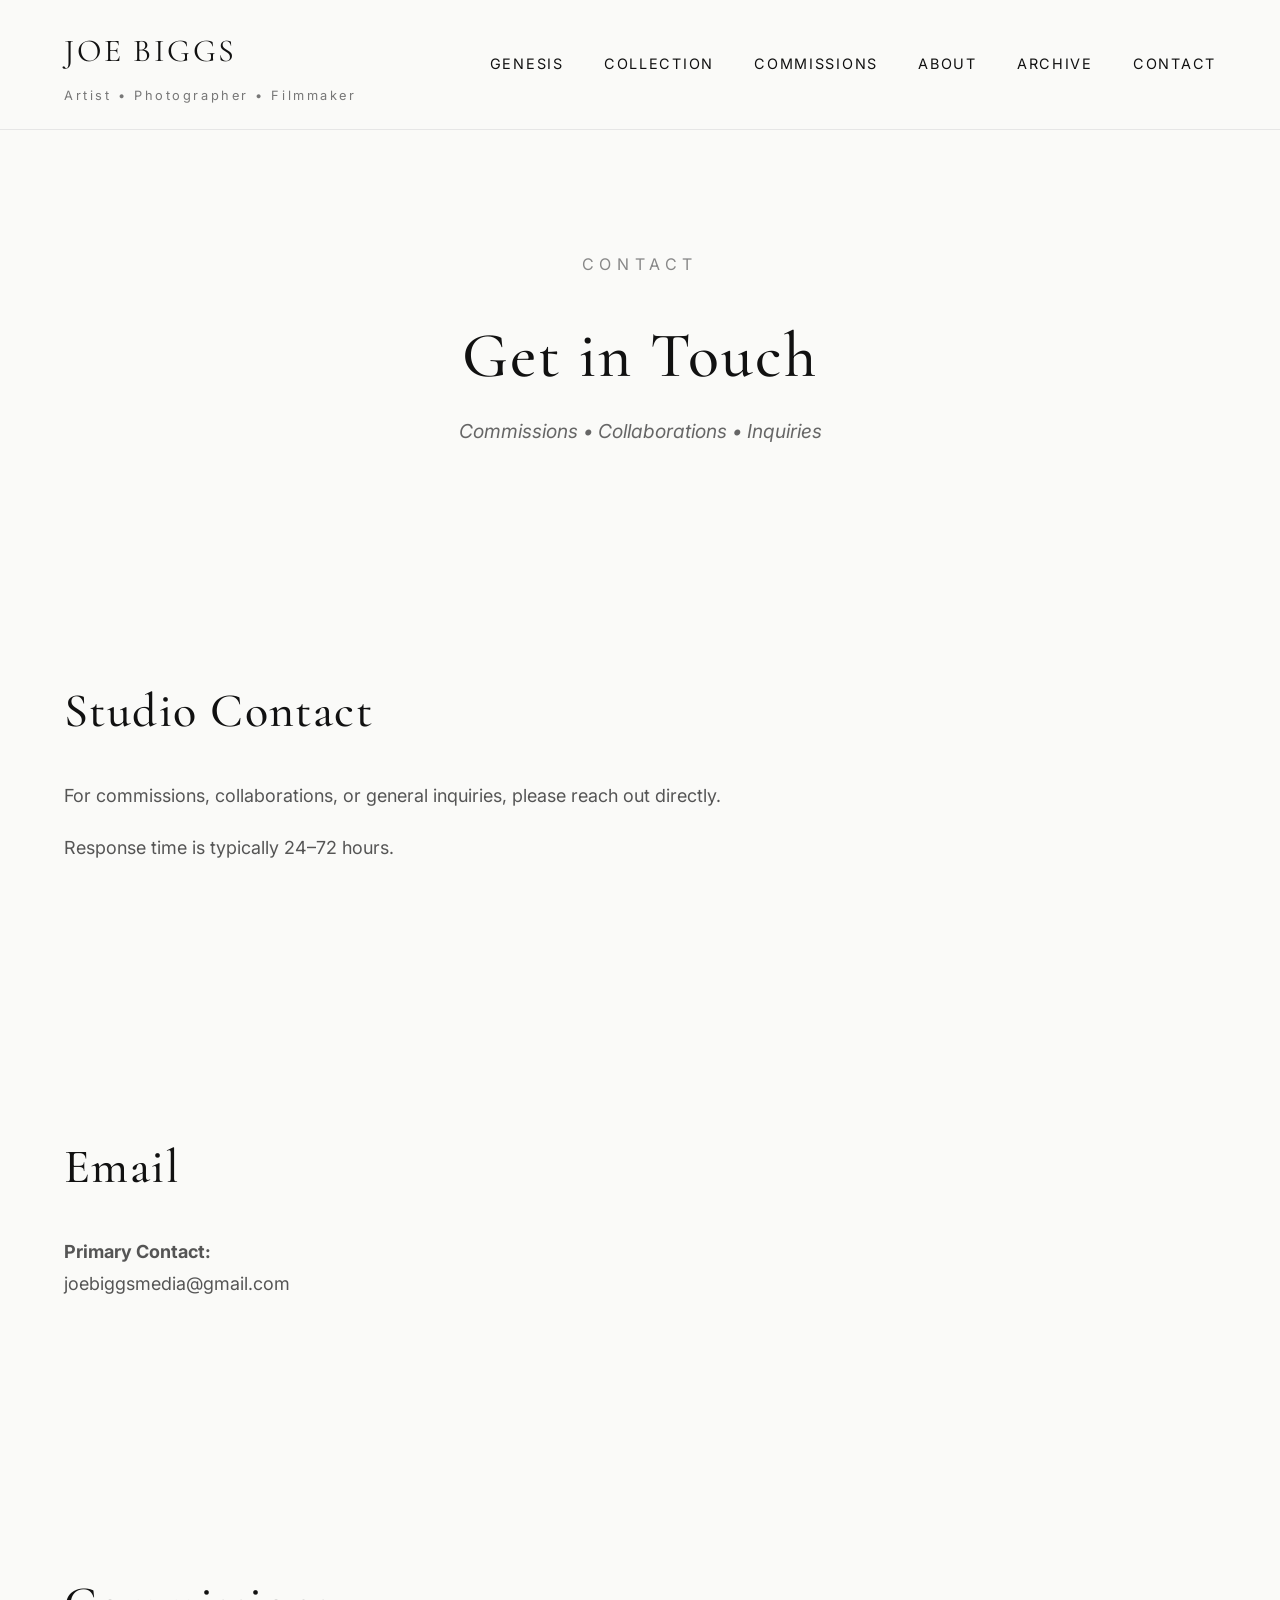
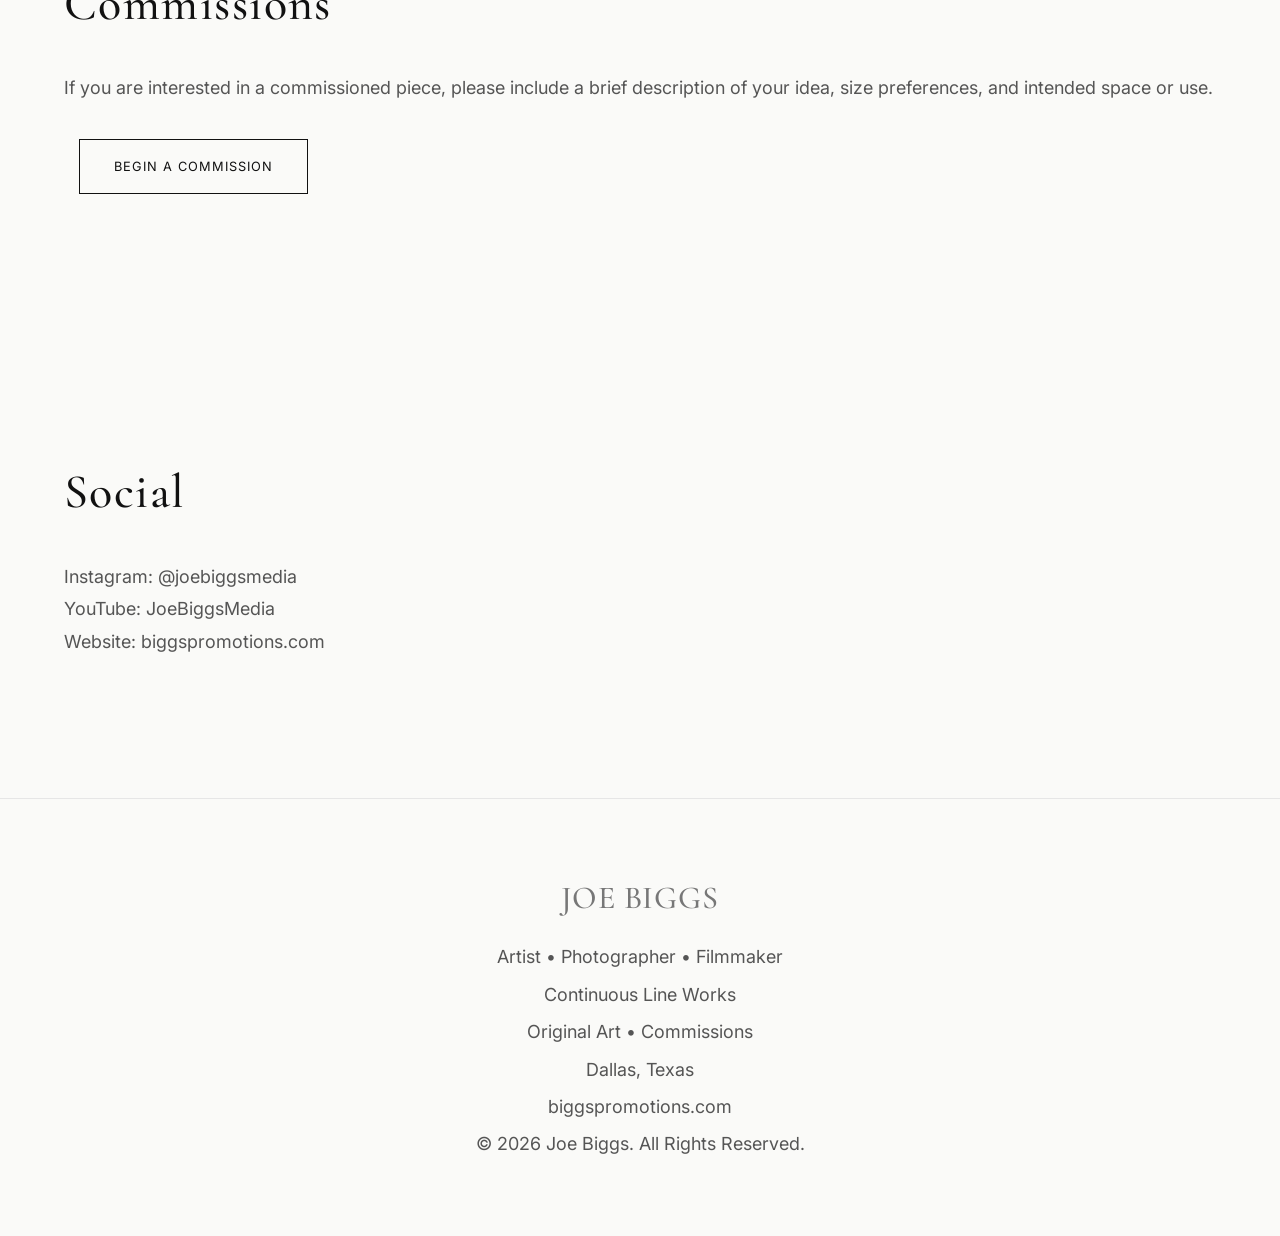
<file: contact/index.html>
<!DOCTYPE html>
<html lang="en">

<head>

<meta charset="UTF-8">
<meta name="viewport" content="width=device-width, initial-scale=1.0">

<title>Contact | Joe Biggs Studio</title>

<meta name="description" content="Contact artist Joe Biggs for commissions, collaborations, and inquiries.">

<link rel="stylesheet" href="../style.css">

</head>

<body>

<header>

<div class="container header-inner">

<div class="logo">

JOE BIGGS

<small>Artist • Photographer • Filmmaker</small>

</div>

<nav>

<ul>

<li><a href="../index.html">Genesis</a></li>
<li><a href="../collection/">Collection</a></li>
<li><a href="../commissions/">Commissions</a></li>
<li><a href="../about/">About</a></li>
<li><a href="../archive/">Archive</a></li>
<li><a href="../contact/">Contact</a></li>

</ul>

</nav>

</div>

</header>

<section class="hero">

<div class="container">

<div class="subtitle">

CONTACT

</div>

<h1>

Get in Touch

</h1>

<p class="tagline">

Commissions • Collaborations • Inquiries

</p>

</div>

</section>

<section>

<div class="container">

<h2>

Studio Contact

</h2>

<p>

For commissions, collaborations, or general inquiries, please reach out directly.

</p>

<p>

Response time is typically 24–72 hours.

</p>

</div>

</section>

<section>

<div class="container">

<h2>

Email

</h2>

<p>

<strong>Primary Contact:</strong><br>

joebiggsmedia@gmail.com

</p>

</div>

</section>

<section>

<div class="container">

<h2>

Commissions

</h2>

<p>

If you are interested in a commissioned piece, please include a brief description of your idea, size preferences, and intended space or use.

</p>

<a class="button" href="../contact/">

Begin a Commission

</a>

</div>

</section>

<section>

<div class="container">

<h2>

Social

</h2>

<p>

Instagram: @joebiggsmedia<br>

YouTube: JoeBiggsMedia<br>

Website: biggspromotions.com

</p>

</div>

</section>

<footer>

<h3>JOE BIGGS</h3>

<p>Artist • Photographer • Filmmaker</p>
<p>Continuous Line Works</p>
<p>Original Art • Commissions</p>
<p>Dallas, Texas</p>
<p>biggspromotions.com</p>
<p>© 2026 Joe Biggs. All Rights Reserved.</p>

</footer>

</body>
</html>
</file>
<file: style.css>
/* ==========================================================
   JOE BIGGS STUDIO
   GENESIS YEAR ONE
   Global Stylesheet
   Version 2.0
   ========================================================== */

/* ---------- Google Fonts ---------- */
@import url('https://fonts.googleapis.com/css2?family=Cormorant+Garamond:wght@400;500;600&family=Inter:wght@300;400;500;600&display=swap');

/* ---------- Reset ---------- */

*{
    margin:0;
    padding:0;
    box-sizing:border-box;
}

html{
    scroll-behavior:smooth;
}

body{

    background:#FAFAF8;

    color:#111111;

    font-family:'Inter',sans-serif;

    font-size:18px;

    line-height:1.8;

    overflow-x:hidden;

}

/* ---------- Typography ---------- */

h1,h2,h3,h4{

    font-family:'Cormorant Garamond',serif;

    font-weight:500;

    letter-spacing:.03em;

}

h1{

    font-size:4rem;

}

h2{

    font-size:3rem;

    margin-bottom:25px;

}

h3{

    font-size:2rem;

}

p{

    margin-bottom:20px;

    color:#555;

}

/* ---------- Links ---------- */

a{

    color:#111;

    text-decoration:none;

    transition:.3s;

}

a:hover{

    color:#8A6E3B;

}

/* ---------- Layout ---------- */

.container{

    width:90%;

    max-width:1200px;

    margin:auto;

}

section{

    padding:120px 0;

}

/* ---------- Header ---------- */

header{

    width:100%;

    position:sticky;

    top:0;

    background:#FAFAF8;

    border-bottom:1px solid #E6E6E6;

    z-index:999;

}

.header-inner{

    display:flex;

    justify-content:space-between;

    align-items:center;

    padding:22px 0;

}

.logo{

    font-family:'Cormorant Garamond',serif;

    font-size:2rem;

    letter-spacing:.08em;

}

.logo small{

    display:block;

    font-family:'Inter',sans-serif;

    font-size:.8rem;

    color:#777;

    letter-spacing:.2em;

    margin-top:4px;

}

/* ---------- Navigation ---------- */

nav ul{

    list-style:none;

    display:flex;

    gap:40px;

}

nav li{

    font-size:.9rem;

    letter-spacing:.12em;

    text-transform:uppercase;

}

/* ---------- Hero ---------- */

.hero{

    text-align:center;

    padding:120px 0 80px;

}

.hero img{

    width:100%;

    max-width:900px;

    display:block;

    margin:50px auto;

}

.subtitle{

    font-size:1rem;

    text-transform:uppercase;

    letter-spacing:.35em;

    color:#888;

    margin-bottom:20px;

}

.tagline{

    font-size:1.2rem;

    font-style:italic;

    color:#666;

}

/* ---------- Buttons ---------- */

.button{

    display:inline-block;

    margin:15px;

    padding:15px 34px;

    border:1px solid #111;

    transition:.3s;

    letter-spacing:.08em;

    text-transform:uppercase;

    font-size:.8rem;

}

.button:hover{

    background:#111;

    color:white;

}

/* ---------- Artwork Cards ---------- */

.grid{

    display:grid;

    grid-template-columns:repeat(auto-fit,minmax(320px,1fr));

    gap:50px;

}

.card img{

    width:100%;

    display:block;

}

.card h3{

    margin-top:20px;

}

.card p{

    margin-top:10px;

}

/* ---------- Quote ---------- */

.quote{

    text-align:center;

    font-family:'Cormorant Garamond',serif;

    font-size:2rem;

    color:#444;

    max-width:900px;

    margin:auto;

}

/* ---------- Footer ---------- */

footer{

    border-top:1px solid #E6E6E6;

    text-align:center;

    padding:70px 0;

    color:#777;

}

footer h3{

    margin-bottom:15px;

}

footer p{

    margin:5px 0;

}

footer .social{

    margin-top:30px;

}

footer .social a{

    margin:0 15px;

}

/* ---------- Responsive ---------- */

@media(max-width:900px){

.header-inner{

flex-direction:column;

gap:25px;

}

nav ul{

flex-wrap:wrap;

justify-content:center;

gap:18px;

}

h1{

font-size:3rem;

}

h2{

font-size:2.2rem;

}

section{

padding:80px 0;

}

.hero{

padding:80px 0;

}

}
</file>
